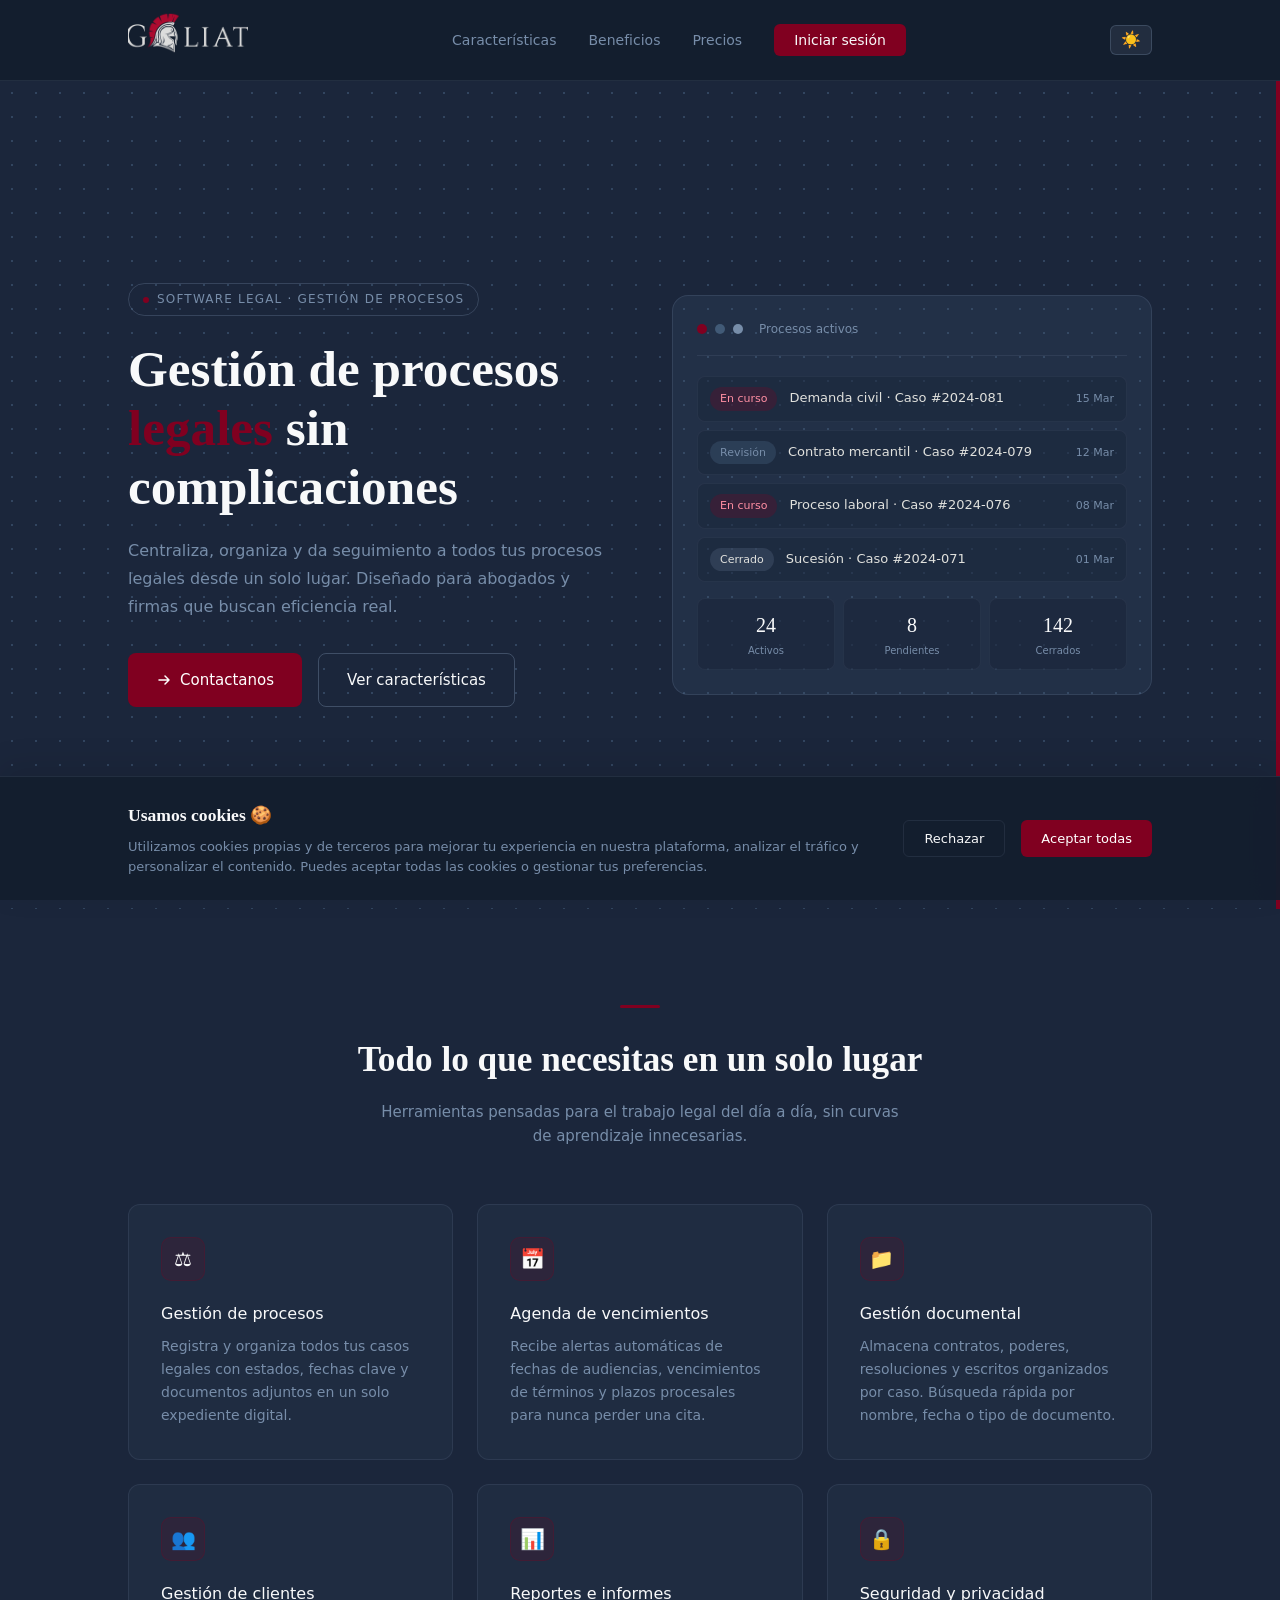
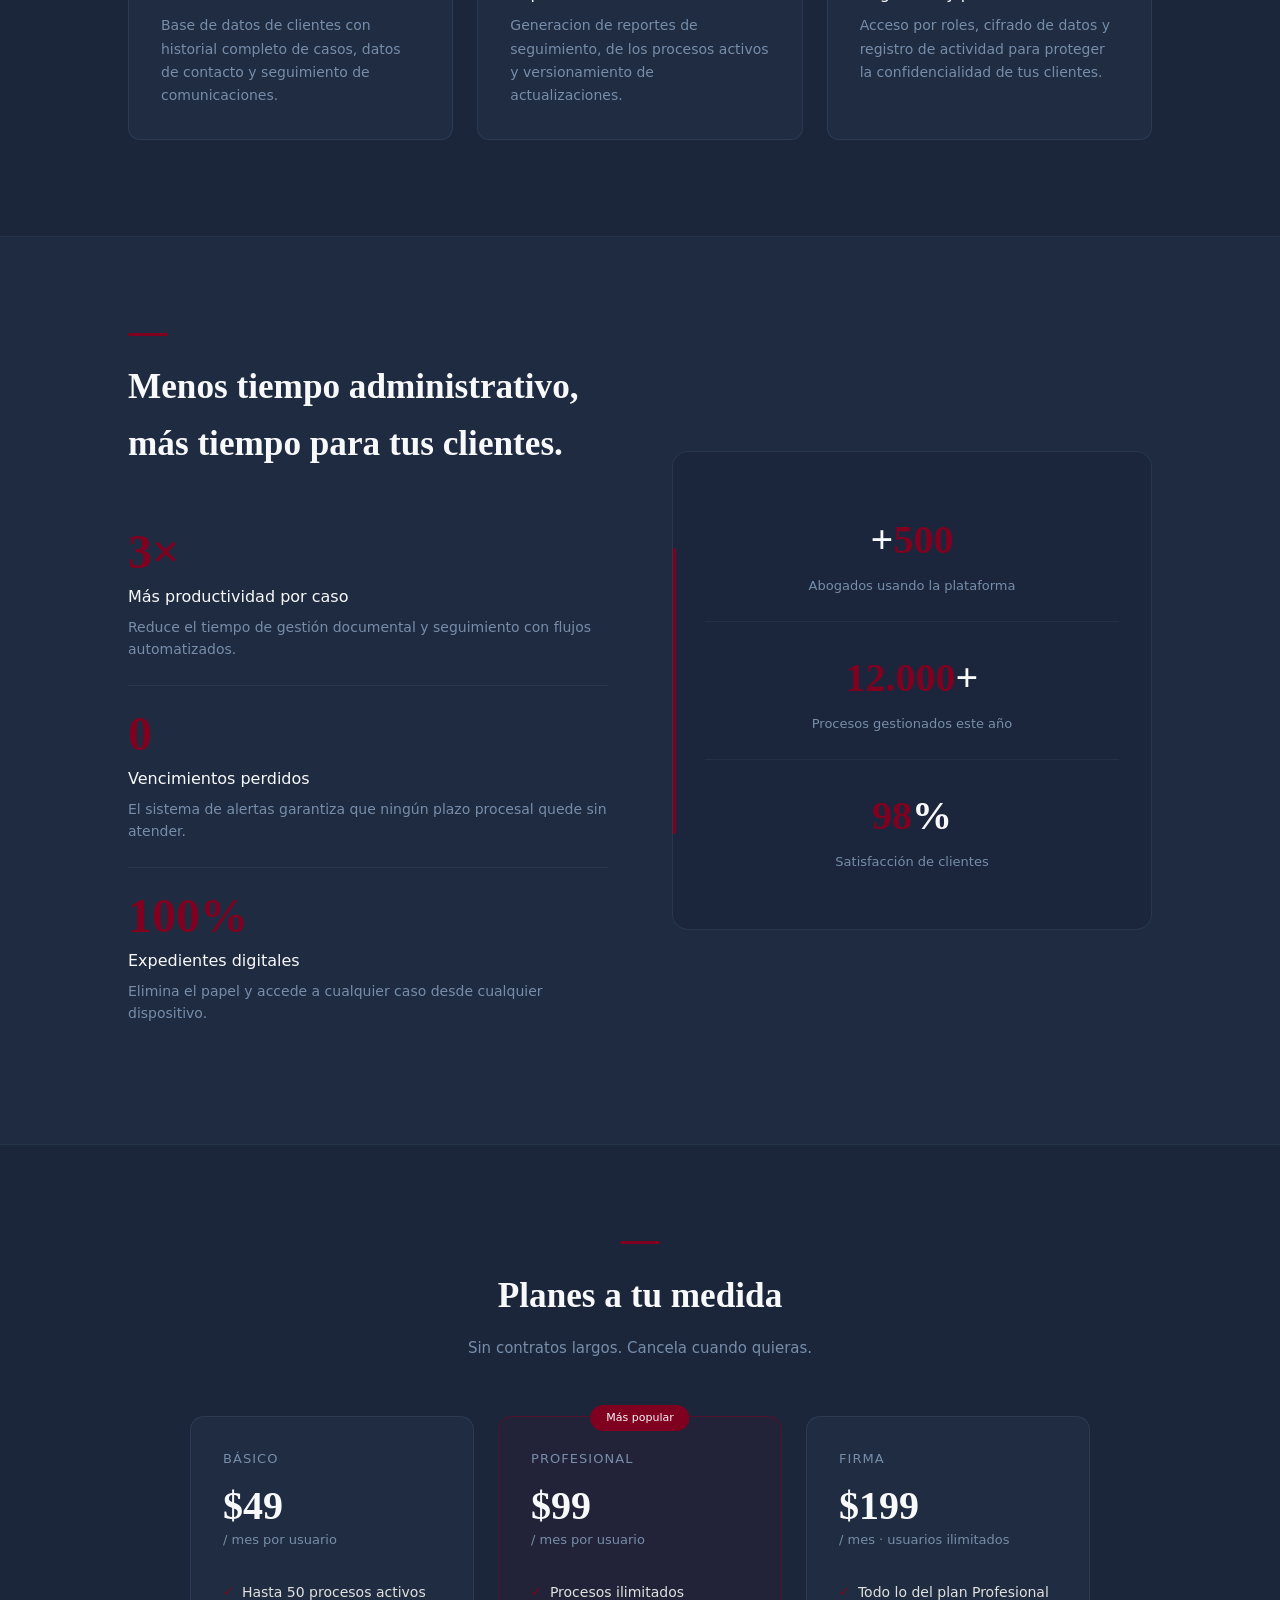
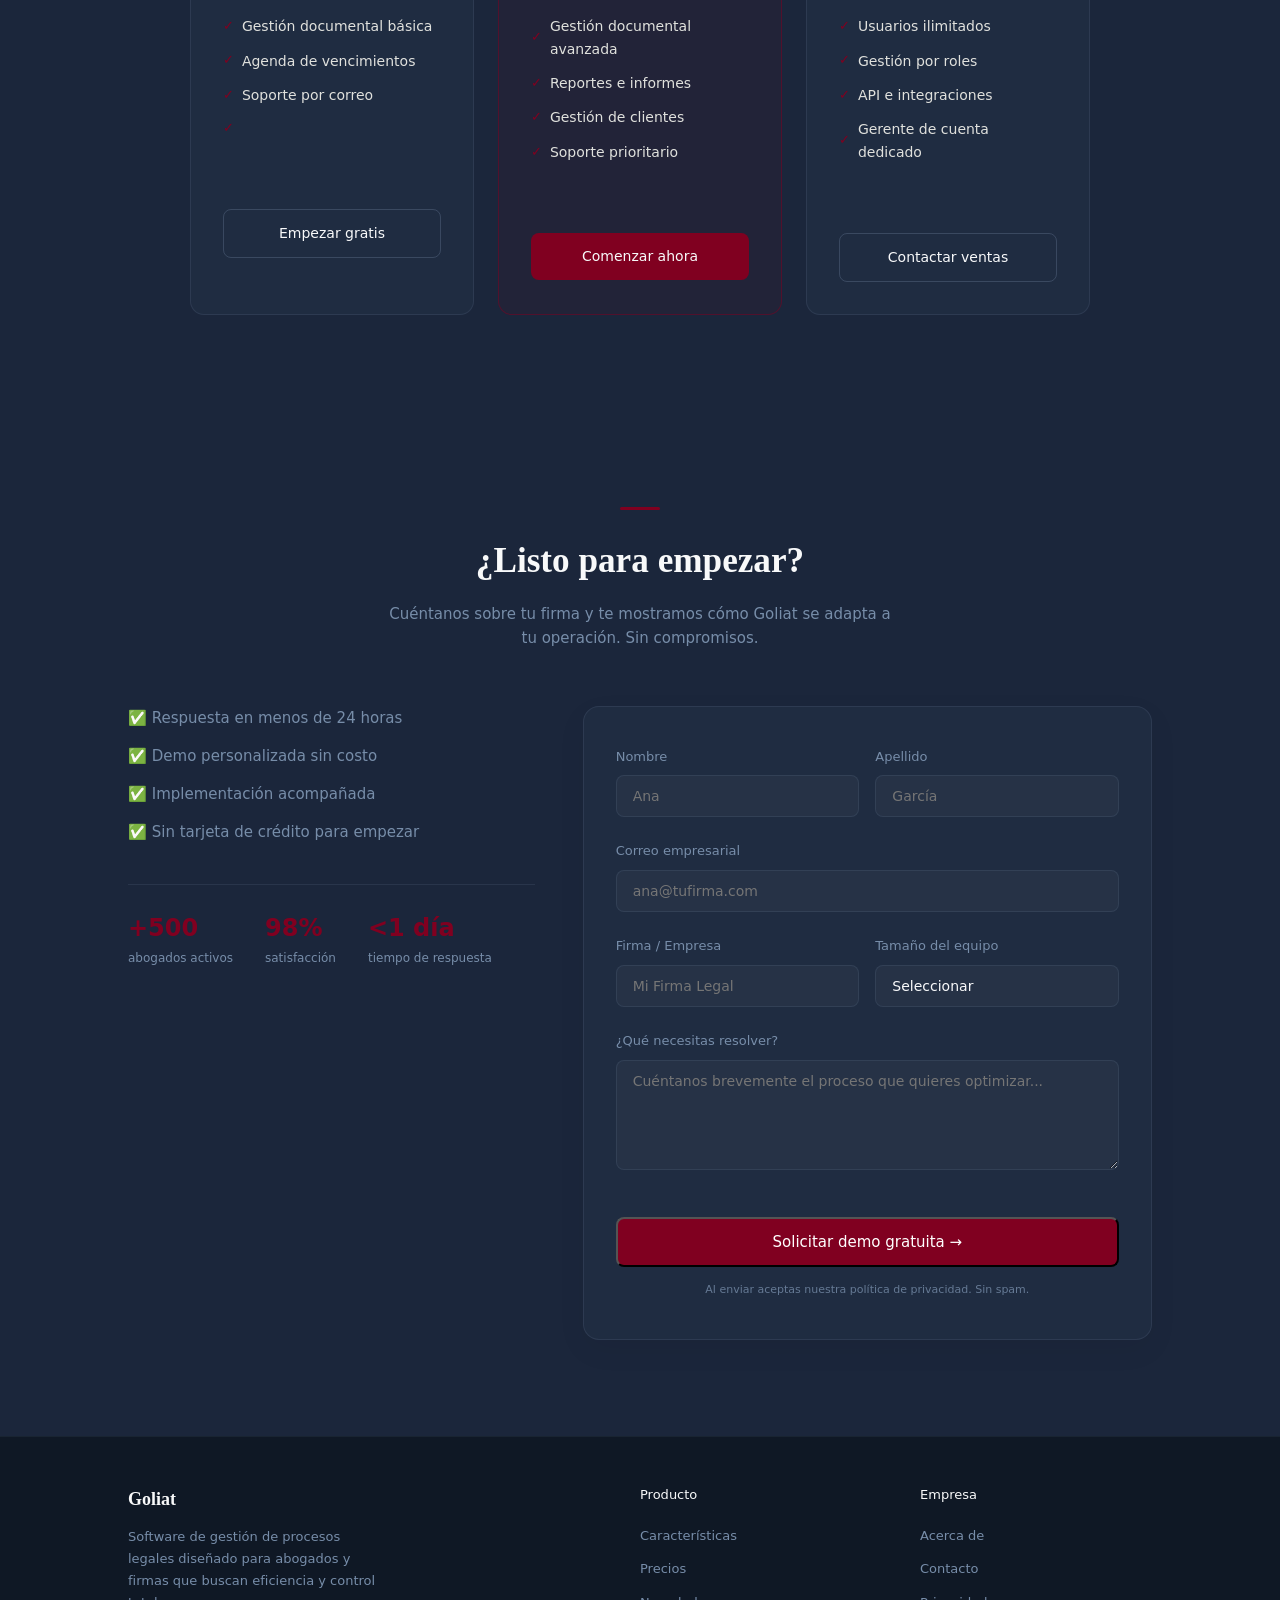
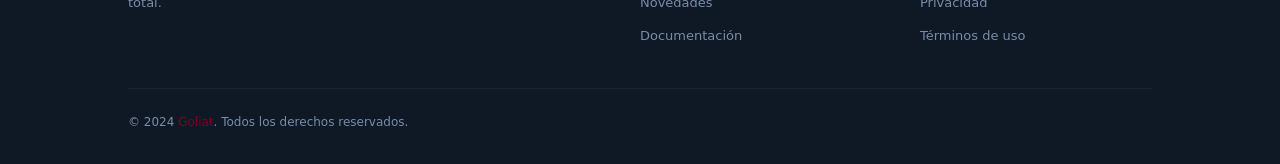
<file: goliat/index.html>
<!DOCTYPE html>
<html lang="es">

<head>
  <meta charset="UTF-8">
  <meta name="viewport" content="width=device-width, initial-scale=1.0">
  <title>Goliat — Gestión de Procesos Legales</title>
  <link rel="stylesheet" href="css/tokens.css">
  <link rel="stylesheet" href="css/landing.css">
</head>

<body>

  <!-- ============================================================
       BARRA DE NAVEGACIÓN
       ============================================================ -->
  <nav class="nav">
    <div class="nav-contenido">

      <!-- NOMBRE DEL SOFTWARE — cambia "LexControl" por el tuyo -->
      <a href="#inicio" class="nav-logo">
        <img src="img/goliatletraoscura.png" alt="logo-oscuro" height="32" class="logo-oscuro">
        <img src="img/logo-goliat.png" alt="logo-claro" height="32" class="logo-claro">
      </a>
      <!-- ENLACES DEL NAV — agrega o quita los que necesites -->
      <ul class="nav-enlaces">
        <li><a href="#caracteristicas">Características</a></li>
        <li><a href="#beneficios">Beneficios</a></li>
        <li><a href="#precios">Precios</a></li>
        <!-- Botón que lleva al login.html — asegúrate de que estén en la misma carpeta -->
        <li><a href="login/login.php" class="nav-boton">Iniciar sesión</a></li>
      </ul>

      <div class="sesion-tema">
        <li>
          <button class="nav-toggle-tema" id="toggleTema" aria-label="Cambiar tema">
            <span class="icono-tema">☀️</span>
          </button>
        </li>

      </div>
      <!-- Botón hamburguesa para móvil (opcional, requiere JS para abrir el menú) -->
      <button class="nav-hamburguesa" aria-label="Abrir menú">
        <span></span><span></span><span></span>
      </button>

    </div>
  </nav>


  <!-- ============================================================
       SECCIÓN HERO — primera impresión del software
       ============================================================ -->
  <section class="hero" id="inicio">
    <div class="hero-contenido">

      <!-- Columna izquierda: texto -->
      <div>
        <!-- ETIQUETA — cambia el texto aquí -->
        <div class="hero-etiqueta">Software legal · Gestión de procesos</div>

        <!-- TÍTULO PRINCIPAL — cambia el texto aquí -->
        <h1 class="hero-titulo">
          Gestión de procesos <br>
          <span>legales</span> sin<br>
          complicaciones
        </h1>

        <!-- DESCRIPCIÓN — cambia el texto aquí -->
        <p class="hero-descripcion">
          Centraliza, organiza y da seguimiento a todos tus procesos legales
          desde un solo lugar. Diseñado para abogados y firmas que buscan
          eficiencia real.
        </p>

        <!-- BOTONES — el primero lleva al login, el segundo a características -->
        <div class="hero-botones">
          <a href="#contacto" class="boton-primario">
            <!-- Flecha SVG decorativa -->
            <svg width="16" height="16" viewBox="0 0 16 16" fill="none">
              <path d="M3 8h10M9 4l4 4-4 4" stroke="currentColor" stroke-width="1.5" stroke-linecap="round"
                stroke-linejoin="round" />
            </svg>
            Contactanos
          </a>
          <a href="#caracteristicas" class="boton-secundario">Ver características</a>
        </div>
      </div>

      <!-- Columna derecha: mockup del software -->
      <div class="hero-mockup">
        <div class="mockup-tarjeta">

          <!-- Barra superior del mockup (simula ventana de app) -->
          <div class="mockup-barra">
            <div class="mockup-circulo" style="background:#800020;"></div>
            <div class="mockup-circulo" style="background:#415A77;"></div>
            <div class="mockup-circulo" style="background:#778DA9;"></div>
            <span style="font-size:12px; color:#778DA9; margin-left:8px;">Procesos activos</span>
          </div>

          <!-- FILAS DEL MOCKUP — cambia los textos por casos reales de ejemplo -->
          <div class="mockup-fila">
            <span class="mockup-estado estado-activo">En curso</span>
            <span class="mockup-texto">Demanda civil · Caso #2024-081</span>
            <span class="mockup-fecha">15 Mar</span>
          </div>
          <div class="mockup-fila">
            <span class="mockup-estado estado-revision">Revisión</span>
            <span class="mockup-texto">Contrato mercantil · Caso #2024-079</span>
            <span class="mockup-fecha">12 Mar</span>
          </div>
          <div class="mockup-fila">
            <span class="mockup-estado estado-activo">En curso</span>
            <span class="mockup-texto">Proceso laboral · Caso #2024-076</span>
            <span class="mockup-fecha">08 Mar</span>
          </div>
          <div class="mockup-fila">
            <span class="mockup-estado estado-cerrado">Cerrado</span>
            <span class="mockup-texto">Sucesión · Caso #2024-071</span>
            <span class="mockup-fecha">01 Mar</span>
          </div>

          <!-- ESTADÍSTICAS DEL MOCKUP — cambia los números aquí -->
          <div class="mockup-stats">
            <div class="mockup-stat">
              <div class="mockup-stat-numero">24</div>
              <div class="mockup-stat-label">Activos</div>
            </div>
            <div class="mockup-stat">
              <div class="mockup-stat-numero">8</div>
              <div class="mockup-stat-label">Pendientes</div>
            </div>
            <div class="mockup-stat">
              <div class="mockup-stat-numero">142</div>
              <div class="mockup-stat-label">Cerrados</div>
            </div>
          </div>

        </div>
      </div>

    </div>
  </section>


  <!-- ============================================================
       SECCIÓN CARACTERÍSTICAS
       Agrega o quita tarjetas según las funciones de tu software
       ============================================================ -->
  <section class="seccion-caracteristicas" id="caracteristicas">
    <div class="contenedor">

      <div class="seccion-encabezado">
        <div class="seccion-linea"></div>
        <!-- TÍTULO — cambia el texto aquí -->
        <h2 class="seccion-titulo">Todo lo que necesitas en un solo lugar</h2>
        <!-- SUBTÍTULO — cambia el texto aquí -->
        <p class="seccion-subtitulo">
          Herramientas pensadas para el trabajo legal del día a día,
          sin curvas de aprendizaje innecesarias.
        </p>
      </div>

      <div class="grid-caracteristicas">

        <!-- TARJETA 1 — cambia ícono, título y descripción -->
        <div class="tarjeta-caracteristica">
          <div class="caracteristica-icono">⚖️</div>
          <h3 class="caracteristica-titulo">Gestión de procesos</h3>
          <p class="caracteristica-descripcion">
            Registra y organiza todos tus casos legales con estados,
            fechas clave y documentos adjuntos en un solo expediente digital.
          </p>
        </div>

        <!-- TARJETA 2 — cambia ícono, título y descripción -->
        <div class="tarjeta-caracteristica">
          <div class="caracteristica-icono">📅</div>
          <h3 class="caracteristica-titulo">Agenda de vencimientos</h3>
          <p class="caracteristica-descripcion">
            Recibe alertas automáticas de fechas de audiencias, vencimientos
            de términos y plazos procesales para nunca perder una cita.
          </p>
        </div>

        <!-- TARJETA 3 — cambia ícono, título y descripción -->
        <div class="tarjeta-caracteristica">
          <div class="caracteristica-icono">📁</div>
          <h3 class="caracteristica-titulo">Gestión documental</h3>
          <p class="caracteristica-descripcion">
            Almacena contratos, poderes, resoluciones y escritos organizados
            por caso. Búsqueda rápida por nombre, fecha o tipo de documento.
          </p>
        </div>

        <!-- TARJETA 4 — cambia ícono, título y descripción -->
        <div class="tarjeta-caracteristica">
          <div class="caracteristica-icono">👥</div>
          <h3 class="caracteristica-titulo">Gestión de clientes</h3>
          <p class="caracteristica-descripcion">
            Base de datos de clientes con historial completo de casos,
            datos de contacto y seguimiento de comunicaciones.
          </p>
        </div>

        <!-- TARJETA 5 — cambia ícono, título y descripción -->
        <div class="tarjeta-caracteristica">
          <div class="caracteristica-icono">📊</div>
          <h3 class="caracteristica-titulo">Reportes e informes</h3>
          <p class="caracteristica-descripcion">
            Generacion de reportes de seguimiento, de los procesos activos y versionamiento de actualizaciones.
          </p>
        </div>

        <!-- TARJETA 6 — cambia ícono, título y descripción -->
        <div class="tarjeta-caracteristica">
          <div class="caracteristica-icono">🔒</div>
          <h3 class="caracteristica-titulo">Seguridad y privacidad</h3>
          <p class="caracteristica-descripcion">
            Acceso por roles, cifrado de datos y registro de actividad
            para proteger la confidencialidad de tus clientes.
          </p>
        </div>

      </div>
    </div>
  </section>


  <!-- ============================================================
       SECCIÓN BENEFICIOS — números e impacto del software
       ============================================================ -->
  <section class="seccion-beneficios" id="beneficios">
    <div class="contenedor">
      <div class="beneficios-grid">

        <!-- Columna izquierda: lista de beneficios -->
        <div>
          <div class="seccion-linea"></div>
          <!-- TÍTULO — cambia el texto aquí -->
          <h2 class="seccion-titulo" style="margin-bottom:2rem;">
            Menos tiempo administrativo,<br>más tiempo para tus clientes.
          </h2>

          <!-- BENEFICIO 1 — cambia número, título y texto -->
          <div class="beneficio-item">
            <div class="beneficio-numero">3×</div>
            <div class="beneficio-titulo">Más productividad por caso</div>
            <p class="beneficio-texto">
              Reduce el tiempo de gestión documental y seguimiento con flujos automatizados.
            </p>
          </div>

          <!-- BENEFICIO 2 — cambia número, título y texto -->
          <div class="beneficio-item">
            <div class="beneficio-numero">0</div>
            <div class="beneficio-titulo">Vencimientos perdidos</div>
            <p class="beneficio-texto">
              El sistema de alertas garantiza que ningún plazo procesal quede sin atender.
            </p>
          </div>

          <!-- BENEFICIO 3 — cambia número, título y texto -->
          <div class="beneficio-item">
            <div class="beneficio-numero">100%</div>
            <div class="beneficio-titulo">Expedientes digitales</div>
            <p class="beneficio-texto">
              Elimina el papel y accede a cualquier caso desde cualquier dispositivo.
            </p>
          </div>
        </div>

        <!-- Columna derecha: estadísticas grandes -->
        <div class="beneficios-imagen">

          <!-- ESTADÍSTICA 1 — cambia el número y descripción -->
          <div class="stat-grande">
            <div class="stat-valor">+<span>500</span></div>
            <div class="stat-descripcion">Abogados usando la plataforma</div>
          </div>

          <!-- ESTADÍSTICA 2 — cambia el número y descripción -->
          <div class="stat-grande">
            <div class="stat-valor"><span>12.000</span>+</div>
            <div class="stat-descripcion">Procesos gestionados este año</div>
          </div>

          <!-- ESTADÍSTICA 3 — cambia el número y descripción -->
          <div class="stat-grande">
            <div class="stat-valor"><span>98</span>%</div>
            <div class="stat-descripcion">Satisfacción de clientes</div>
          </div>

        </div>
      </div>
    </div>
  </section>


  <!-- ============================================================
       SECCIÓN PRECIOS — planes disponibles
       Agrega o quita tarjetas según tus planes reales
       ============================================================ -->
  <section class="seccion-precios" id="precios">
    <div class="contenedor">

      <div class="seccion-encabezado">
        <div class="seccion-linea"></div>
        <!-- TÍTULO — cambia el texto aquí -->
        <h2 class="seccion-titulo">Planes a tu medida</h2>
        <!-- SUBTÍTULO — cambia el texto aquí -->
        <p class="seccion-subtitulo">Sin contratos largos. Cancela cuando quieras.</p>
      </div>

      <div class="grid-precios">

        <!-- PLAN BÁSICO — cambia nombre, precio y lista de características -->
        <div class="tarjeta-precio">
          <div class="precio-plan">Básico</div>
          <div class="precio-valor">$49</div>
          <div class="precio-periodo">/ mes por usuario</div>
          <ul class="precio-lista">
            <li>Hasta 50 procesos activos</li>
            <li>Gestión documental básica</li>
            <li>Agenda de vencimientos</li>
            <li>Soporte por correo</li>
            <li></li>
          </ul>
          <a href="login/login.php" class="precio-boton precio-boton-secundario">Empezar gratis</a>
        </div>

        <!-- PLAN PROFESIONAL (destacado) — cambia nombre, precio y lista -->
        <div class="tarjeta-precio destacado">
          <div class="precio-badge">Más popular</div>
          <div class="precio-plan">Profesional</div>
          <div class="precio-valor">$99</div>
          <div class="precio-periodo">/ mes por usuario</div>
          <ul class="precio-lista">
            <li>Procesos ilimitados</li>
            <li>Gestión documental avanzada</li>
            <li>Reportes e informes</li>
            <li>Gestión de clientes</li>
            <li>Soporte prioritario</li>
          </ul>
          <a href="../auth/login/index.html" class="precio-boton precio-boton-primario">Comenzar ahora</a>
        </div>

        <!-- PLAN FIRMA — cambia nombre, precio y lista -->
        <div class="tarjeta-precio">
          <div class="precio-plan">Firma</div>
          <div class="precio-valor">$199</div>
          <div class="precio-periodo">/ mes · usuarios ilimitados</div>
          <ul class="precio-lista">
            <li>Todo lo del plan Profesional</li>
            <li>Usuarios ilimitados</li>
            <li>Gestión por roles</li>
            <li>API e integraciones</li>
            <li>Gerente de cuenta dedicado</li>
          </ul>
          <a href="../auth/login/index.html" class="precio-boton precio-boton-secundario">Contactar ventas</a>
        </div>

      </div>
    </div>
  </section>


  <!-- ============================================================
     SECCIÓN CONTACTO — formulario de adquisición
     ============================================================ -->
  <section class="seccion-contacto" id="contacto">
    <div class="contenedor">

      <div class="seccion-encabezado">
        <div class="seccion-linea"></div>
        <h2 class="seccion-titulo">¿Listo para empezar?</h2>
        <p class="seccion-subtitulo">
          Cuéntanos sobre tu firma y te mostramos cómo Goliat
          se adapta a tu operación. Sin compromisos.
        </p>
      </div>

      <div class="contacto-grid" id="contacto-grid">

        <!-- Columna izquierda: confianza -->
        <div class="contacto-info">
          <ul class="contacto-lista">
            <li>✅ Respuesta en menos de 24 horas</li>
            <li>✅ Demo personalizada sin costo</li>
            <li>✅ Implementación acompañada</li>
            <li>✅ Sin tarjeta de crédito para empezar</li>
          </ul>
          <div class="contacto-stats">
            <div class="contacto-stat">
              <div class="contacto-stat-numero">+500</div>
              <div class="contacto-stat-label">abogados activos</div>
            </div>
            <div class="contacto-stat">
              <div class="contacto-stat-numero">98%</div>
              <div class="contacto-stat-label">satisfacción</div>
            </div>
            <div class="contacto-stat">
              <div class="contacto-stat-numero">&lt;1 día</div>
              <div class="contacto-stat-label">tiempo de respuesta</div>
            </div>
          </div>
        </div>

        <!-- Columna derecha: formulario -->
        <div class="contacto-formulario">
          <div class="contacto-fila-dos">
            <div class="campo-grupo">
              <label for="c-nombre">Nombre</label>
              <input type="text" id="c-nombre" placeholder="Ana" />
            </div>
            <div class="campo-grupo">
              <label for="c-apellido">Apellido</label>
              <input type="text" id="c-apellido" placeholder="García" />
            </div>
          </div>
          <div class="campo-grupo">
            <label for="c-email">Correo empresarial</label>
            <input type="email" id="c-email" placeholder="ana@tufirma.com" />
          </div>
          <div class="contacto-fila-dos">
            <div class="campo-grupo">
              <label for="c-firma">Firma / Empresa</label>
              <input type="text" id="c-firma" placeholder="Mi Firma Legal" />
            </div>
            <div class="campo-grupo">
              <label for="c-tamano">Tamaño del equipo</label>
              <select id="c-tamano">
                <option value="">Seleccionar</option>
                <option>1 – 5 abogados</option>
                <option>6 – 20 abogados</option>
                <option>21 – 50 abogados</option>
                <option>50+ abogados</option>
              </select>
            </div>
          </div>
          <div class="campo-grupo">
            <label for="c-mensaje">¿Qué necesitas resolver?</label>
            <textarea id="c-mensaje" placeholder="Cuéntanos brevemente el proceso que quieres optimizar..."></textarea>
          </div>
          <button type="button" class="boton-primario contacto-boton">
            Solicitar demo gratuita →
          </button>
          <p class="contacto-privacidad">
            Al enviar aceptas nuestra política de privacidad. Sin spam.
          </p>
        </div>

      </div>
    </div>
  </section>


  <!-- ============================================================
       PIE DE PÁGINA
       ============================================================ -->
  <footer class="pie">
    <div class="contenedor">
      <div class="pie-grid">

        <!-- Columna 1: descripción -->
        <div>
          <!-- NOMBRE — cambia el texto aquí -->
          <div class="pie-logo">Goliat</div>
          <!-- DESCRIPCIÓN — cambia el texto aquí -->
          <p class="pie-descripcion">
            Software de gestión de procesos legales diseñado para
            abogados y firmas que buscan eficiencia y control total.
          </p>
        </div>

        <!-- Columna 2: enlaces del producto — cambia los hrefs y textos -->
        <div>
          <div class="pie-columna-titulo">Producto</div>
          <ul class="pie-columna-lista">
            <li><a href="#caracteristicas">Características</a></li>
            <li><a href="#precios">Precios</a></li>
            <li><a href="#">Novedades</a></li>
            <li><a href="#">Documentación</a></li>
          </ul>
        </div>

        <!-- Columna 3: enlaces de empresa — cambia los hrefs y textos -->
        <div>
          <div class="pie-columna-titulo">Empresa</div>
          <ul class="pie-columna-lista">
            <li><a href="#">Acerca de</a></li>
            <li><a href="#contacto">Contacto</a></li>
            <li><a href="#">Privacidad</a></li>
            <li><a href="#">Términos de uso</a></li>
          </ul>
        </div>

      </div>

      <!-- Parte inferior del pie -->
      <div class="pie-inferior">
        <!-- COPYRIGHT — cambia el año y nombre aquí -->
        <p class="pie-copyright">
          © 2024 <span>Goliat</span>. Todos los derechos reservados.
        </p>

      </div>

    </div>
  </footer>

  <!-- ============================================================
       BANNER DE COOKIES
       ============================================================ -->
  <div class="cookie-banner" id="cookie-banner">
    <div class="cookie-contenido">
      <div class="cookie-texto">
        <h4>Usamos cookies 🍪</h4>
        <p>Utilizamos cookies propias y de terceros para mejorar tu experiencia en nuestra plataforma, analizar el tráfico y personalizar el contenido. Puedes aceptar todas las cookies o gestionar tus preferencias.</p>
      </div>
      <div class="cookie-botones">
        <button class="cookie-boton cookie-rechazar" id="btn-rechazar-cookies">Rechazar</button>
        <button class="cookie-boton cookie-aceptar" id="btn-aceptar-cookies">Aceptar todas</button>
      </div>
    </div>
  </div>

  <script src="js/landing.js"></script>
</body>

</html>
</file>
<file: goliat/css/tokens.css>
/* ============================================================
   VARIABLES GLOBALES (Tokens)
   ============================================================ */
:root {
  --rojo:        #800020;
  --rojo-oscuro: #5a0016;
  --azul-oscuro: #1B263B;
  --azul-medio:  #415A77;
  --azul-claro:  #778DA9;
  --gris-claro:  #E0E1DD;
  --blanco:      #F8F9FA;

  --sidebar-ancho: 260px;
  --header-alto:   68px;

  --fuente-titulo: 'Playfair Display', Georgia, serif;
  --fuente-cuerpo: 'DM Sans', system-ui, sans-serif;

  /* Semánticas internas */
  --bg-principal:    var(--azul-oscuro);
  --bg-sidebar:      #141E2E;
  --bg-header:       rgba(20, 30, 46, 0.95);
  --bg-tarjeta:      rgba(65, 90, 119, 0.12);
  --borde:           rgba(119, 141, 169, 0.15);
  --texto-primario:  var(--blanco);
  --texto-secundario:var(--azul-claro);
}

/* ============================================================
   MODO CLARO GLOBALES
   ============================================================ */
.modo-claro {
  --bg-principal:     #F0F2F5;
  --bg-sidebar:       #1B263B;
  --bg-header:        rgba(255, 255, 255, 0.97);
  --bg-tarjeta:       rgba(255, 255, 255, 0.9);
  --borde:            rgba(65, 90, 119, 0.2);
  --texto-primario:   #1B263B;
  --texto-secundario: #4A5568;
  --azul-claro:       #4A5568;
  --blanco:           #1B263B;
}

/* ============================================================
   RESET Y BASE
   ============================================================ */
*, *::before, *::after { box-sizing: border-box; margin: 0; padding: 0; }
html { scroll-behavior: smooth; }

body {
  font-family: var(--fuente-cuerpo);
  background-color: var(--bg-principal);
  color: var(--texto-primario);
  line-height: 1.6;
  overflow-x: hidden;
  transition: background-color 0.3s, color 0.3s;
}
</file>
<file: goliat/css/landing.css>
/* NOTA: Las variables y estilos base globales ahora se importan desde /src/globals/css/tokens.css */
:root {
  --max-ancho: 85%;
}

/* Contenedor centrado reutilizable */
.contenedor {
  max-width: var(--max-ancho);
  margin: 0 auto;
  padding: 0 2rem;
}


/* ============================================================
       ANIMACIONES DE ENTRADA
       ============================================================ */
@keyframes subir {
  from {
    opacity: 0;
    transform: translateY(32px);
  }

  to {
    opacity: 1;
    transform: translateY(0);
  }
}

@keyframes aparecer {
  from {
    opacity: 0;
  }

  to {
    opacity: 1;
  }
}


/* ============================================================
       BARRA DE NAVEGACIÓN
       Sticky: se queda fija arriba al hacer scroll
       ============================================================ */
.nav {
  position: sticky;
  top: 0;
  z-index: 100;
  background: var(--bg-header);
  backdrop-filter: blur(12px);
  -webkit-backdrop-filter: blur(12px);
  border-bottom: 1px solid var(--borde);
}

.nav-contenido {
  display: flex;
  align-items: center;
  justify-content: space-between;
  height: 80px;
  max-width: var(--max-ancho);
  margin: 0 auto;
  padding: 0 2rem;
}

/* LOGO DEL NAV — cambia el texto por el nombre de tu software */
.nav-logo {
  display: flex;
  align-items: center;
}

.nav-logo img {
  width: 120px;
  height: auto;
}

/* Links del nav */
.nav-enlaces {
  display: flex;
  align-items: center;
  gap: 2rem;
  list-style: none;
}

.nav-enlaces a {
  font-size: 14px;
  color: var(--azul-claro);
  text-decoration: none;
  transition: color 0.2s;
}

.nav-enlaces a:hover {
  color: var(--blanco);
}

/* Botón de "Iniciar sesión" en el nav */
.nav-boton {
  font-size: 13px;
  font-weight: 500;
  color: var(--blanco) !important;
  background: var(--rojo);
  padding: 8px 20px;
  border-radius: 6px;
  transition: background 0.2s !important;
}

.nav-boton:hover {
  background: var(--rojo-oscuro) !important;
}

/* Menú hamburguesa — solo visible en móvil */
.nav-hamburguesa {
  display: none;
  flex-direction: column;
  gap: 5px;
  cursor: pointer;
  background: none;
  border: none;
  padding: 4px;
}

.nav-hamburguesa span {
  display: block;
  width: 24px;
  height: 2px;
  background: var(--blanco);
  border-radius: 2px;
  transition: all 0.3s;
}


.sesion-tema {
  display: flex;
  list-style: none;
  align-items: center;
  gap: 8px;
  font-size: 13px;
  color: var(--blanco);
}

/* ============================================================
       SECCIÓN HERO — la primera sección grande que ve el usuario
       ============================================================ */
.hero {
  min-height: 92vh;
  display: flex;
  align-items: center;
  position: relative;
  overflow: hidden;

  /* Fondo de puntos igual que el login */
  background-color: var(--azul-oscuro);
  background-image: radial-gradient(rgba(65, 90, 119, 0.6) 1px, transparent 1px);
  background-size: 24px 24px;
}

/* Franja roja decorativa en la esquina */
.hero::after {
  content: '';
  position: absolute;
  top: 0;
  right: 0;
  width: 4px;
  height: 100%;
  background: var(--rojo);
}

.hero-contenido {
  max-width: var(--max-ancho);
  margin: 0 auto;
  padding: 4rem 2rem;
  display: grid;
  grid-template-columns: 1fr 1fr;
  gap: 4rem;
  align-items: center;
}

/* Etiqueta pequeña sobre el título */
.hero-etiqueta {
  display: inline-flex;
  align-items: center;
  gap: 8px;
  font-size: 12px;
  font-weight: 500;
  letter-spacing: 0.1em;
  text-transform: uppercase;
  color: var(--azul-claro);
  border: 1px solid rgba(119, 141, 169, 0.3);
  padding: 6px 14px;
  border-radius: 100px;
  margin-bottom: 1.5rem;
  animation: aparecer 0.6s ease both;
}

.hero-etiqueta::before {
  content: '';
  width: 6px;
  height: 6px;
  border-radius: 50%;
  background: var(--rojo);
}

/* TÍTULO PRINCIPAL — cambia el texto aquí */
.hero-titulo {
  font-family: var(--fuente-titulo);
  font-size: clamp(2.2rem, 4vw, 3.4rem);
  /* tamaño fluido según pantalla */
  font-weight: 700;
  line-height: 1.15;
  color: var(--blanco);
  margin-bottom: 1.25rem;
  animation: subir 0.6s ease 0.1s both;
}

/* Palabra resaltada en rojo dentro del título */
.hero-titulo span {
  color: var(--rojo);
}

/* DESCRIPCIÓN DEL HERO — cambia el texto aquí */
.hero-descripcion {
  font-size: 16px;
  color: var(--azul-claro);
  line-height: 1.75;
  margin-bottom: 2rem;
  max-width: 480px;
  animation: subir 0.6s ease 0.2s both;
}

/* Botones del hero */
.hero-botones {
  display: flex;
  gap: 1rem;
  flex-wrap: wrap;
  animation: subir 0.6s ease 0.3s both;
}

/* Botón primario (rojo) */
.boton-primario {
  display: inline-flex;
  align-items: center;
  gap: 8px;
  background: var(--rojo);
  color: #FFFFFF;
  padding: 14px 28px;
  border-radius: 8px;
  font-size: 15px;
  font-weight: 500;
  text-decoration: none;
  font-family: var(--fuente-cuerpo);
  transition: background 0.2s, transform 0.15s;
}

.boton-primario:hover {
  background: var(--rojo-oscuro);
  transform: translateY(-1px);
}

/* Botón secundario (transparente con borde) */
.boton-secundario {
  display: inline-flex;
  align-items: center;
  gap: 8px;
  background: transparent;
  color: var(--blanco);
  padding: 14px 28px;
  border-radius: 8px;
  border: 1px solid rgba(119, 141, 169, 0.4);
  font-size: 15px;
  font-weight: 500;
  text-decoration: none;
  font-family: var(--fuente-cuerpo);
  transition: border-color 0.2s, background 0.2s;
}

.boton-secundario:hover {
  border-color: var(--azul-claro);
  background: rgba(119, 141, 169, 0.08);
}

/* TARJETA MOCKUP del hero — simula la pantalla del software */
.hero-mockup {
  animation: subir 0.7s ease 0.25s both;
}

.mockup-tarjeta {
  background: rgba(65, 90, 119, 0.2);
  border: 1px solid rgba(119, 141, 169, 0.2);
  border-radius: 16px;
  padding: 1.5rem;
  backdrop-filter: blur(8px);
}

/* Barra superior del mockup */
.mockup-barra {
  display: flex;
  align-items: center;
  gap: 8px;
  margin-bottom: 1.25rem;
  padding-bottom: 1rem;
  border-bottom: 1px solid rgba(119, 141, 169, 0.15);
}

.mockup-circulo {
  width: 10px;
  height: 10px;
  border-radius: 50%;
}

/* Filas que simulan contenido en el mockup */
.mockup-fila {
  display: flex;
  align-items: center;
  gap: 12px;
  padding: 10px 12px;
  border-radius: 8px;
  margin-bottom: 8px;
  background: rgba(27, 38, 59, 0.5);
  border: 1px solid rgba(119, 141, 169, 0.1);
}

.mockup-estado {
  font-size: 11px;
  font-weight: 500;
  padding: 3px 10px;
  border-radius: 100px;
  white-space: nowrap;
}

.estado-activo {
  background: rgba(128, 0, 32, 0.25);
  color: #ff8fa3;
}

.estado-revision {
  background: rgba(65, 90, 119, 0.4);
  color: var(--azul-claro);
}

.estado-cerrado {
  background: rgba(119, 141, 169, 0.2);
  color: var(--gris-claro);
}

.mockup-texto {
  font-size: 13px;
  color: var(--gris-claro);
  flex: 1;
}

.mockup-fecha {
  font-size: 11px;
  color: var(--azul-claro);
  white-space: nowrap;
}

/* Estadísticas debajo del mockup */
.mockup-stats {
  display: grid;
  grid-template-columns: repeat(3, 1fr);
  gap: 8px;
  margin-top: 1rem;
}

.mockup-stat {
  background: rgba(27, 38, 59, 0.6);
  border: 1px solid rgba(119, 141, 169, 0.1);
  border-radius: 8px;
  padding: 10px;
  text-align: center;
}

.mockup-stat-numero {
  font-family: var(--fuente-titulo);
  font-size: 20px;
  color: var(--blanco);
}

.mockup-stat-label {
  font-size: 10px;
  color: var(--azul-claro);
  margin-top: 2px;
}


/* ============================================================
       SECCIÓN CARACTERÍSTICAS — tarjetas de funcionalidades
       ============================================================ */
.seccion-caracteristicas {
  padding: 6rem 0;
  background: var(--azul-oscuro);
}

/* Encabezado de sección — reutilizable en todas las secciones */
.seccion-encabezado {
  text-align: center;
  margin-bottom: 3.5rem;
}

/* Línea decorativa sobre el título de sección */
.seccion-linea {
  display: inline-block;
  width: 40px;
  height: 3px;
  background: var(--rojo);
  border-radius: 2px;
  margin-bottom: 1rem;
}

/* TÍTULO DE SECCIÓN — cambia el texto aquí */
.seccion-titulo {
  font-family: var(--fuente-titulo);
  font-size: clamp(1.6rem, 3vw, 2.2rem);
  font-weight: 700;
  color: var(--blanco);
  margin-bottom: 0.75rem;
}

/* SUBTÍTULO DE SECCIÓN — cambia el texto aquí */
.seccion-subtitulo {
  font-size: 15px;
  color: var(--azul-claro);
  max-width: 520px;
  margin: 0 auto;
}

/* Grid de tarjetas de características */
.grid-caracteristicas {
  display: grid;
  grid-template-columns: repeat(auto-fit, minmax(280px, 1fr));
  gap: 1.5rem;
}

/* Tarjeta de característica individual */
.tarjeta-caracteristica {
  background: rgba(65, 90, 119, 0.12);
  border: 1px solid rgba(119, 141, 169, 0.15);
  border-radius: 12px;
  padding: 2rem;
  transition: border-color 0.25s, background 0.25s, transform 0.2s;
}

.tarjeta-caracteristica:hover {
  border-color: rgba(128, 0, 32, 0.4);
  background: rgba(65, 90, 119, 0.2);
  transform: translateY(-3px);
}

/* Ícono de la característica — cambia el emoji o reemplaza por SVG */
.caracteristica-icono {
  width: 44px;
  height: 44px;
  background: rgba(128, 0, 32, 0.15);
  border: 1px solid rgba(128, 0, 32, 0.25);
  border-radius: 10px;
  display: flex;
  align-items: center;
  justify-content: center;
  font-size: 20px;
  margin-bottom: 1.25rem;
}

/* TÍTULO DE CARACTERÍSTICA — cambia el texto aquí */
.caracteristica-titulo {
  font-size: 16px;
  font-weight: 500;
  color: var(--blanco);
  margin-bottom: 0.5rem;
}

/* DESCRIPCIÓN DE CARACTERÍSTICA — cambia el texto aquí */
.caracteristica-descripcion {
  font-size: 14px;
  color: var(--azul-claro);
  line-height: 1.65;
}


/* ============================================================
       SECCIÓN BENEFICIOS — lista con números grandes
       ============================================================ */
.seccion-beneficios {
  padding: 6rem 0;
  background: rgba(65, 90, 119, 0.1);
  border-top: 1px solid rgba(119, 141, 169, 0.1);
  border-bottom: 1px solid rgba(119, 141, 169, 0.1);
}

.beneficios-grid {
  display: grid;
  grid-template-columns: 1fr 1fr;
  gap: 4rem;
  align-items: center;
}

/* Número grande decorativo — cambia el texto aquí */
.beneficio-numero {
  font-family: var(--fuente-titulo);
  font-size: 3rem;
  font-weight: 700;
  color: var(--rojo);
  line-height: 1;
  margin-bottom: 0.5rem;
}

.beneficio-item {
  padding: 1.5rem 0;
  border-bottom: 1px solid rgba(119, 141, 169, 0.12);
}

.beneficio-item:last-child {
  border-bottom: none;
}

.beneficio-titulo {
  font-size: 16px;
  font-weight: 500;
  color: var(--blanco);
  margin-bottom: 0.4rem;
}

.beneficio-texto {
  font-size: 14px;
  color: var(--azul-claro);
}

/* Imagen/mockup del lado derecho de beneficios */
.beneficios-imagen {
  background: rgba(27, 38, 59, 0.8);
  border: 1px solid rgba(119, 141, 169, 0.15);
  border-radius: 16px;
  padding: 2rem;
  position: relative;
}

/* Franja roja izquierda decorativa */
.beneficios-imagen::before {
  content: '';
  position: absolute;
  left: 0;
  top: 20%;
  bottom: 20%;
  width: 3px;
  background: var(--rojo);
  border-radius: 0 2px 2px 0;
}

.stat-grande {
  text-align: center;
  padding: 1.5rem;
  border-bottom: 1px solid rgba(119, 141, 169, 0.1);
}

.stat-grande:last-child {
  border-bottom: none;
}

.stat-valor {
  font-family: var(--fuente-titulo);
  font-size: 2.5rem;
  font-weight: 700;
  color: var(--blanco);
}

.stat-valor span {
  color: var(--rojo);
}

.stat-descripcion {
  font-size: 13px;
  color: var(--azul-claro);
  margin-top: 4px;
}


/* ============================================================
       SECCIÓN PRECIOS — tarjetas de planes
       ============================================================ */
.seccion-precios {
  padding: 6rem 0;
  background: var(--azul-oscuro);
}

.grid-precios {
  display: grid;
  grid-template-columns: repeat(auto-fit, minmax(260px, 1fr));
  gap: 1.5rem;
  max-width: 900px;
  margin: 0 auto;
}

/* Tarjeta de precio base */
.tarjeta-precio {
  background: rgba(65, 90, 119, 0.12);
  border: 1px solid rgba(119, 141, 169, 0.15);
  border-radius: 14px;
  padding: 2rem;
  position: relative;
  transition: transform 0.2s;
}

.tarjeta-precio:hover {
  transform: translateY(-4px);
}

/* Plan destacado — borde rojo y badge */
.tarjeta-precio.destacado {
  border-color: rgba(128, 0, 32, 0.5);
  background: rgba(128, 0, 32, 0.08);
}

/* Badge "Más popular" — cambia el texto aquí */
.precio-badge {
  position: absolute;
  top: -12px;
  left: 50%;
  transform: translateX(-50%);
  background: var(--rojo);
  color: var(--blanco);
  font-size: 11px;
  font-weight: 500;
  padding: 4px 16px;
  border-radius: 100px;
  white-space: nowrap;
}

/* NOMBRE DEL PLAN — cambia el texto aquí */
.precio-plan {
  font-size: 13px;
  font-weight: 500;
  text-transform: uppercase;
  letter-spacing: 0.08em;
  color: var(--azul-claro);
  margin-bottom: 1rem;
}

/* PRECIO — cambia el texto aquí */
.precio-valor {
  font-family: var(--fuente-titulo);
  font-size: 2.5rem;
  font-weight: 700;
  color: var(--blanco);
  line-height: 1;
  margin-bottom: 0.25rem;
}

.precio-periodo {
  font-size: 13px;
  color: var(--azul-claro);
  margin-bottom: 1.5rem;
}

/* Lista de características del plan */
.precio-lista {
  list-style: none;
  margin-bottom: 4rem;
}

.precio-lista li {
  font-size: 14px;
  color: var(--gris-claro);
  padding: 6px 0;
  display: flex;
  align-items: center;
  gap: 8px;
}

/* Checkmark de cada ítem — cambia el color si quieres */
.precio-lista li::before {
  content: '✓';
  color: var(--rojo);
  font-weight: 700;
  font-size: 13px;
  flex-shrink: 0;
}

.precio-boton {
  display: block;
  text-align: center;
  padding: 12px;
  border-radius: 8px;
  font-size: 14px;
  font-weight: 500;
  text-decoration: none;
  font-family: var(--fuente-cuerpo);
  transition: all 0.2s;
}

.precio-boton-primario {
  background: var(--rojo);
  color: var(--blanco);
}

.precio-boton-primario:hover {
  background: var(--rojo-oscuro);
}

.precio-boton-secundario {
  background: transparent;
  color: var(--blanco);
  border: 1px solid rgba(119, 141, 169, 0.3);
}

.precio-boton-secundario:hover {
  border-color: var(--azul-claro);
  background: rgba(119, 141, 169, 0.08);
}


/* ============================================================
       SECCIÓN CTA — llamada a la acción final
       ============================================================ */
.seccion-cta {
  padding: 6rem 0;
  text-align: center;
  background: rgba(65, 90, 119, 0.1);
  border-top: 1px solid rgba(119, 141, 169, 0.1);
  position: relative;
  overflow: hidden;
}

/* Fondo decorativo del CTA */
.seccion-cta::before {
  content: '';
  position: absolute;
  top: 50%;
  left: 50%;
  transform: translate(-50%, -50%);
  width: 500px;
  height: 500px;
  background: radial-gradient(circle, rgba(128, 0, 32, 0.08) 0%, transparent 70%);
  pointer-events: none;
}

/* ============================================================
   SECCIÓN CONTACTO
   ============================================================ */
.seccion-contacto {
  padding: 6rem 0;
}

.contacto-grid {
  display: grid;
  grid-template-columns: 1fr 1.4fr;
  gap: 3rem;
  align-items: start;
  margin-top: 3rem;
}

.contacto-lista {
  list-style: none;
  padding: 0;
  display: flex;
  flex-direction: column;
  gap: 14px;
  margin-bottom: 2.5rem;
}

.contacto-lista li {
  font-size: 15px;
  color: var(--texto-secundario);
}

.contacto-stats {
  display: flex;
  gap: 2rem;
  padding-top: 1.5rem;
  border-top: 1px solid var(--borde);
}

.contacto-stat-numero {
  font-size: 24px;
  font-weight: 700;
  color: var(--rojo);
}

.contacto-stat-label {
  font-size: 12px;
  color: var(--texto-secundario);
  margin-top: 2px;
}

/* Formulario */
.contacto-formulario {
  background: var(--bg-tarjeta);
  border: 1px solid var(--borde);
  border-radius: 16px;
  padding: 2.5rem 2rem;
  box-shadow: 0 10px 30px rgba(0, 0, 0, 0.05);
}

.contacto-fila-dos {
  display: grid;
  grid-template-columns: 1fr 1fr;
  gap: 16px;
}

.campo-grupo {
  margin-bottom: 1.5rem;
}

.campo-grupo label {
  display: block;
  font-size: 13px;
  font-weight: 500;
  color: var(--texto-secundario);
  margin-bottom: 8px;
}

.campo-grupo input,
.campo-grupo select,
.campo-grupo textarea {
  width: 100%;
  padding: 12px 16px;
  font-size: 14px;
  font-family: inherit;
  border: 1px solid var(--borde);
  border-radius: 8px;
  background: rgba(0, 0, 0, 0.02);
  color: var(--texto-primario);
  transition: all 0.3s ease;
  box-sizing: border-box;
}

/* Forzar color oscuro en modo claro por si hay conflictos de especificidad */
.modo-claro .campo-grupo input,
.modo-claro .campo-grupo select,
.modo-claro .campo-grupo textarea {
  color: #1B263B;
}

/* Estilizar el Select y sus opciones */
.campo-grupo select {
  appearance: none;
  background-image: url("data:image/svg+xml,%3Csvg xmlns='http://www.w3.org/2000/svg' width='12' height='12' viewBox='0 0 24 24'%3E%3Cpath fill='%23888' d='M7 10l5 5 5-5z'/%3E%3C/svg%3E");
  background-repeat: no-repeat;
  background-position: right 16px center;
  padding-right: 40px;
}

.campo-grupo option {
  background: var(--bg-principal);
  color: var(--texto-primario);
}

body:not(.modo-claro) .campo-grupo input,
body:not(.modo-claro) .campo-grupo select,
body:not(.modo-claro) .campo-grupo textarea {
  background: rgba(255, 255, 255, 0.03);
}

.campo-grupo input:focus,
.campo-grupo select:focus,
.campo-grupo textarea:focus {
  outline: none;
  border-color: var(--rojo);
  background: transparent;
  box-shadow: 0 0 0 3px rgba(128, 0, 32, 0.1);
}

.campo-grupo textarea {
  resize: vertical;
  min-height: 110px;
}

.contacto-boton {
  width: 100%;
  justify-content: center;
  margin-top: 1rem;
  padding: 14px 28px;
  font-size: 15px;
}

.contacto-privacidad {
  font-size: 11px;
  color: var(--texto-secundario);
  text-align: center;
  margin-top: 14px;
  opacity: 0.8;
}

/* Responsive */
@media (max-width: 768px) {
  .contacto-grid {
    grid-template-columns: 1fr;
  }

  .contacto-fila-dos {
    grid-template-columns: 1fr;
  }

  .contacto-stats {
    gap: 1.25rem;
  }
}


/* ============================================================
       PIE DE PÁGINA
       ============================================================ */
.pie {
  background: rgba(13, 21, 32, 0.8);
  border-top: 1px solid rgba(119, 141, 169, 0.1);
  padding: 3rem 0 2rem;
}

.pie-grid {
  display: grid;
  grid-template-columns: 2fr 1fr 1fr;
  gap: 3rem;
  margin-bottom: 2.5rem;
}

/* NOMBRE EN EL PIE — cambia el texto aquí */
.pie-logo {
  font-family: var(--fuente-titulo);
  font-size: 18px;
  font-weight: 700;
  color: var(--blanco);
  margin-bottom: 0.75rem;
}

/* DESCRIPCIÓN EN EL PIE — cambia el texto aquí */
.pie-descripcion {
  font-size: 13px;
  color: var(--azul-claro);
  line-height: 1.7;
  max-width: 260px;
}

/* Título de columna del pie */
.pie-columna-titulo {
  font-size: 13px;
  font-weight: 500;
  color: var(--blanco);
  margin-bottom: 1rem;
}

.pie-columna-lista {
  list-style: none;
  display: flex;
  flex-direction: column;
  gap: 8px;
}

.pie-columna-lista a {
  font-size: 13px;
  color: var(--azul-claro);
  text-decoration: none;
  transition: color 0.2s;
}

.pie-columna-lista a:hover {
  color: var(--blanco);
}

.pie-inferior {
  border-top: 1px solid rgba(119, 141, 169, 0.1);
  padding-top: 1.5rem;
  display: flex;
  justify-content: space-between;
  align-items: center;
  flex-wrap: wrap;
  gap: 1rem;
}

/* TEXTO DE COPYRIGHT — cambia el año y nombre aquí */
.pie-copyright {
  font-size: 12px;
  color: var(--azul-claro);
}

.pie-copyright span {
  color: var(--rojo);
}

/* Enlace al login en el pie */
.pie-sesion {
  font-size: 13px;
  color: var(--azul-claro);
  text-decoration: none;
  border: 1px solid rgba(119, 141, 169, 0.2);
  padding: 6px 16px;
  border-radius: 6px;
  transition: all 0.2s;
}

.pie-sesion:hover {
  color: var(--blanco);
  border-color: rgba(119, 141, 169, 0.4);
}

/* ============================================================
   MODO CLARO — variables que sobreescriben las globales
   ============================================================ */
body.modo-claro {
  --rojo: #800020;
  --rojo-oscuro: #5a0016;
  --azul-oscuro: #F0F2F5;
  /* fondo principal claro */
  --azul-medio: #D6DCE8;
  /* fondos secundarios */
  --azul-claro: #4A5568;
  /* textos secundarios */
  --gris-claro: #2D3748;
  /* textos sobre fondos claros */
  --blanco: #1B263B;
  /* "blanco" invertido — ahora es texto oscuro */

  background-color: #F0F2F5;
  color: #1B263B;
}

/* Hero en modo claro */
body.modo-claro .hero {
  background-color: #F0F2F5;
  background-image: radial-gradient(rgba(65, 90, 119, 0.25) 1px, transparent 1px);
}

/* Botones en modo claro */
body.modo-claro .nav-boton {
  color: #F8F9FA !important;
}

body.modo-claro .hero-botones .boton-primario {
  color: #F8F9FA !important;
}

body.modo-claro .precio-boton-primario {
  color: #F8F9FA;
}

body.modo-claro .cta-botones .boton-primario {
  color: #F8F9FA;
}

body.modo-claro .destacado .precio-badge {
  color: #F8F9FA;
}



/* Nav en modo claro */
body.modo-claro .nav {
  background: rgba(240, 242, 245, 0.95);
  border-bottom: 1px solid rgba(65, 90, 119, 0.2);
}

/* Tarjetas en modo claro */
body.modo-claro .tarjeta-caracteristica,
body.modo-claro .mockup-tarjeta,
body.modo-claro .tarjeta-precio {
  background: rgba(255, 255, 255, 0.85);
  border-color: rgba(65, 90, 119, 0.2);
}

/* Secciones en modo claro */
body.modo-claro .seccion-beneficios,
body.modo-claro .seccion-cta {
  background: rgba(214, 220, 232, 0.4);
}

body.modo-claro .beneficios-imagen {
  background: rgba(255, 255, 255, 0.9);
  border-color: rgba(65, 90, 119, 0.2);
}

body.modo-claro .mockup-fila {
  background: rgba(214, 220, 232, 0.5);
  border-color: rgba(65, 90, 119, 0.15);
}

body.modo-claro .mockup-stat {
  background: rgba(214, 220, 232, 0.6);
}

body.modo-claro .pie {
  background: rgba(214, 220, 232, 0.8);
}

/* Botón toggle */
.nav-toggle-tema {
  background: rgba(119, 141, 169, 0.15);
  border: 1px solid rgba(119, 141, 169, 0.3);
  border-radius: 6px;
  cursor: pointer;
  padding: 6px 10px;
  font-size: 16px;
  line-height: 1;
  transition: background 0.2s, border-color 0.2s;
  display: flex;
  align-items: center;
}

.nav-toggle-tema:hover {
  background: rgba(119, 141, 169, 0.25);
  border-color: rgba(119, 141, 169, 0.5);
}


/* Por defecto: muestra oscuro, oculta claro */
.logo-claro {
  display: none;
}

.logo-oscuro {
  display: block;
}

/* En modo claro: invierte */
body.modo-claro .logo-claro {
  display: block;
}

body.modo-claro .logo-oscuro {
  display: none;
}

@media (max-width: 768px) {
  body.modo-claro .nav-enlaces {
    background: rgba(240, 242, 245, 0.98);
    border-bottom: 1px solid rgba(65, 90, 119, 0.2);
  }

  body.modo-claro .nav-enlaces li {
    border-bottom-color: rgba(65, 90, 119, 0.15);
  }

  body.modo-claro .nav-enlaces a {
    color: #1B263B;
  }

  body.modo-claro .nav-enlaces a:hover {
    color: #800020;
  }

  body.modo-claro .nav-boton {
    background: var(--rojo);
    color: #F8F9FA !important;
  }
}

/* ============================================================
       RESPONSIVE — ajustes para pantallas medianas y pequeñas
       ============================================================ */
@media (max-width: 768px) {

  /* Hero pasa a una sola columna */
  .hero-contenido {
    grid-template-columns: 1fr;
    gap: 2.5rem;
    text-align: center;
  }

  .hero-descripcion {
    margin: 0 auto 2rem;
  }

  .hero-botones {
    justify-content: center;
  }

  /* Beneficios pasan a una columna */
  .beneficios-grid {
    grid-template-columns: 1fr;
    gap: 2rem;
  }

  /* Pie pasa a una columna */
  .pie-grid {
    grid-template-columns: 1fr;
    gap: 2rem;
  }

  .pie-inferior {
    flex-direction: column;
    text-align: center;
  }

  /* Nav en móvil */
  .nav-enlaces {
    display: none;
  }

  .nav-hamburguesa {
    display: flex;
  }
}

@media (max-width: 480px) {
  .contenedor {
    padding: 0 1.25rem;
  }

  .hero-contenido {
    padding: 3rem 1.25rem;
  }
}


/* ============================================================
   MENÚ MÓVIL — estilos cuando el menú está abierto
   ============================================================ */
@media (max-width: 768px) {
  .nav-enlaces {
    display: none;
    /* oculto por defecto en móvil */
    position: absolute;
    /* flota debajo del nav */
    top: 64px;
    /* altura del nav */
    left: 0;
    right: 0;
    background: rgba(27, 38, 59, 0.98);
    backdrop-filter: blur(12px);
    border-bottom: 1px solid rgba(119, 141, 169, 0.15);
    flex-direction: column;
    padding: 1rem 2rem 1.5rem;
    gap: 0;
  }
}

/* Clase que JS agrega al hacer clic en las tres rayas */



/* ============================================================
   MENÚ MÓVIL — estilos cuando el menú está abierto
   ============================================================ */
@media (max-width: 768px) {
  .nav-enlaces {
    display: none;
    /* oculto por defecto en móvil */
    position: absolute;
    /* flota debajo del nav */
    top: 64px;
    /* altura del nav */
    left: 0;
    right: 0;
    background: rgba(27, 38, 59, 0.98);
    backdrop-filter: blur(12px);
    border-bottom: 1px solid rgba(119, 141, 169, 0.15);
    flex-direction: column;
    padding: 1rem 2rem 1.5rem;
    gap: 0;
  }

  /* Clase que JS agrega al hacer clic en las tres rayas */
  .nav-enlaces.menu-abierto {
    display: flex;
  }

  .nav-enlaces li {
    border-bottom: 1px solid rgba(119, 141, 169, 0.1);
  }

  .nav-enlaces li:last-child {
    border-bottom: none;
    padding-top: 0.75rem;
  }

  .nav-enlaces a {
    display: block;
    padding: 14px 0;
    font-size: 15px;
  }

  /* El botón de iniciar sesión ocupa todo el ancho en móvil */
  .nav-boton {
    display: block;
    text-align: center;
    padding: 12px !important;
    border-radius: 8px;
  }
}

/* ============================================================
   BANNER DE COOKIES
   ============================================================ */
.cookie-banner {
  position: fixed;
  bottom: 0;
  left: 0;
  width: 100%;
  background: var(--bg-header); /* Hereda de tokens.css o del modo */
  backdrop-filter: blur(16px);
  -webkit-backdrop-filter: blur(16px);
  border-top: 1px solid var(--borde);
  z-index: 9999;
  transform: translateY(100%);
  transition: transform 0.5s cubic-bezier(0.16, 1, 0.3, 1);
  box-shadow: 0 -10px 30px rgba(0, 0, 0, 0.1);
  visibility: hidden;
}

.cookie-banner.mostrar {
  transform: translateY(0);
  visibility: visible;
}

.cookie-contenido {
  max-width: var(--max-ancho);
  margin: 0 auto;
  padding: 1.5rem 2rem;
  display: flex;
  justify-content: space-between;
  align-items: center;
  gap: 2rem;
}

.cookie-texto {
  flex: 1;
}

.cookie-texto h4 {
  font-family: var(--fuente-titulo);
  color: var(--texto-primario);
  font-size: 1.1rem;
  margin-bottom: 0.5rem;
}

.cookie-texto p {
  color: var(--texto-secundario);
  font-size: 13px;
  line-height: 1.5;
}

.cookie-botones {
  display: flex;
  gap: 1rem;
  flex-shrink: 0;
}

.cookie-boton {
  padding: 10px 20px;
  border-radius: 6px;
  font-size: 13px;
  font-weight: 500;
  font-family: var(--fuente-cuerpo);
  cursor: pointer;
  transition: all 0.2s;
}

.cookie-aceptar {
  background: var(--rojo);
  color: #ffffff;
  border: none;
}

.cookie-aceptar:hover {
  background: var(--rojo-oscuro);
  transform: translateY(-2px);
}

.cookie-rechazar {
  background: transparent;
  color: var(--texto-primario);
  border: 1px solid var(--borde);
}

.cookie-rechazar:hover {
  background: var(--bg-tarjeta);
  border-color: var(--texto-secundario);
}

/* Responsividad para el banner */
@media (max-width: 768px) {
  .cookie-contenido {
    flex-direction: column;
    text-align: center;
    gap: 1.5rem;
    padding: 1.5rem 1.25rem;
  }
  
  .cookie-botones {
    width: 100%;
    flex-direction: column;
  }
  
  .cookie-boton {
    width: 100%;
  }
}
</file>
